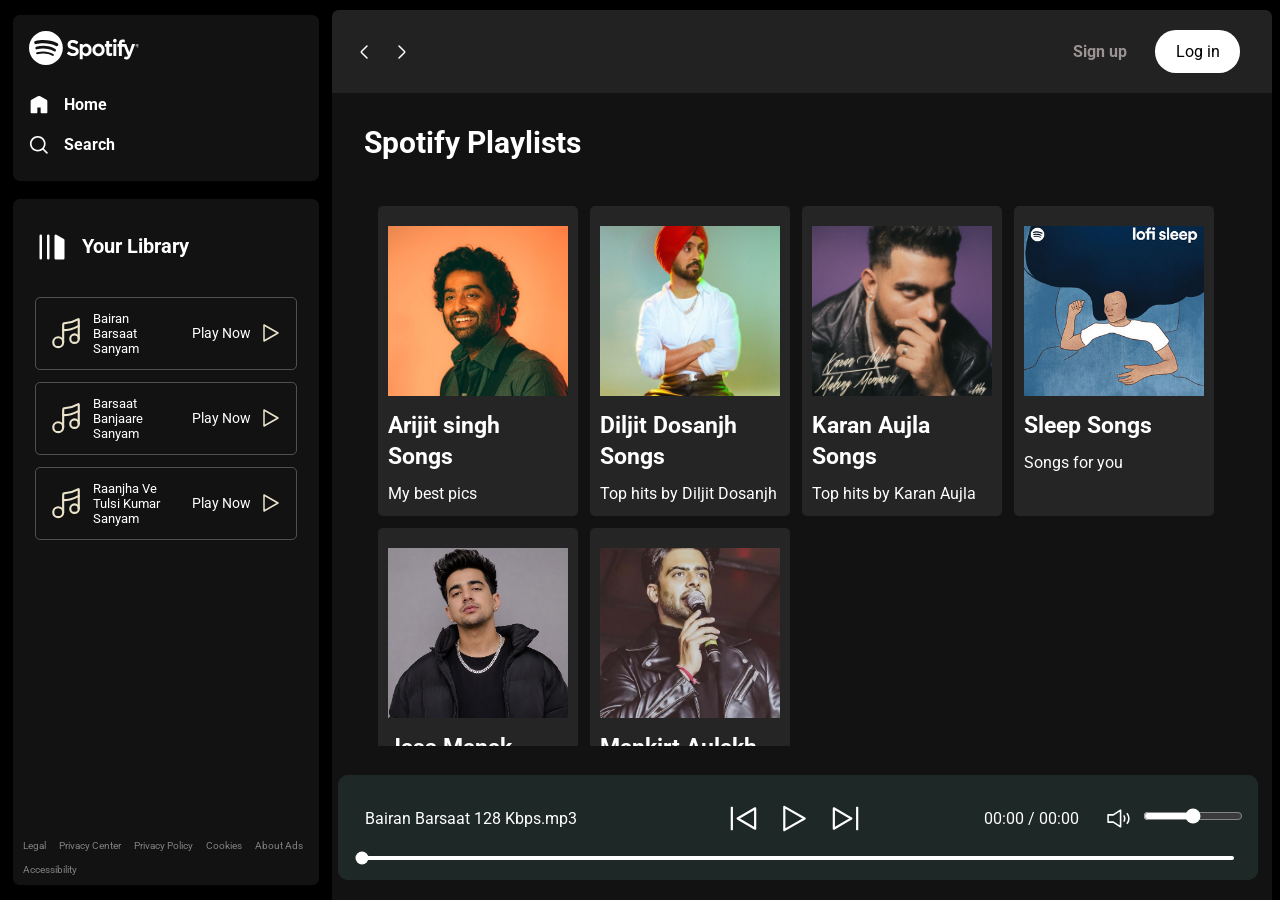
<file: index.html>
<!DOCTYPE html>
<html lang="en">

<head>
    <meta charset="UTF-8">
    <meta name="viewport" content="width=device-width, initial-scale=1.0">

    <title>Spotify - Web Player</title>

    <link rel="shortcut icon" href="Spotify_icon.svg.webp" type="image/x-icon">

    <link rel="stylesheet" href="utility.css">
    <link rel="stylesheet" href="style.css">
</head>

<body>

    <div class="container flex bg-black">

        <!-- LEFT SIDEBAR -->
        <div class="left">

            <div class="close">
                <img width="30" class="invert" src="img/close.svg" alt="Close">
            </div>

            <!-- HOME SECTION -->
            <div class="home bg-grey rounded m-1 p-1">

                <div class="logo">
                    <img width="110" class="invert" src="img/logo.svg" alt="Spotify">
                </div>

                <ul>
          <li id="homeNav">
              <img class="invert" src="img/home.svg" alt="Home">
                Home
            </li>

                <li id="searchNav">
                <img class="invert" src="img/search.svg" alt="Search">
                Search
                </li>
                </ul>
            </div>

            <!-- LIBRARY SECTION -->
            <div class="library bg-grey rounded m-1 p-1">

                <div class="heading">

                    <img class="invert" src="img/playlist.svg" alt="Library">

                    <h2>Your Library</h2>

                </div>

                <div class="songList">
                    <ul>
                    </ul>
                </div>

                <div class="footer">

                    <div>
                        <a href="https://www.spotify.com/jp/legal/">
                            <span>Legal</span>
                        </a>
                    </div>

                    <div>
                        <a href="https://www.spotify.com/jp/privacy/">
                            <span>Privacy Center</span>
                        </a>
                    </div>

                    <div>
                        <a href="https://www.spotify.com/jp/legal/privacy-policy/">
                            <span>Privacy Policy</span>
                        </a>
                    </div>

                    <div>
                        <a href="https://www.spotify.com/jp/legal/cookies-policy/">
                            <span>Cookies</span>
                        </a>
                    </div>

                    <div>
                        <a href="https://www.spotify.com/jp/legal/privacy-policy/#s3">
                            <span>About Ads</span>
                        </a>
                    </div>

                    <div>
                        <a href="https://www.spotify.com/jp/accessibility/">
                            <span>Accessibility</span>
                        </a>
                    </div>

                </div>

            </div>

        </div>


        <!-- RIGHT MAIN SECTION -->
        <div class="right bg-grey rounded">

            <!-- HEADER -->
            <div class="header">

                <div class="nav">

                    <div class="hamburgerContainer">

                        <img width="40" class="invert hamburger"
                            src="img/hamburger.svg" alt="Menu">

                        <svg width="24" height="24" viewBox="0 0 24 24"
                            fill="none" xmlns="http://www.w3.org/2000/svg">

                            <path
                                d="M15 6L9.70711 11.2929C9.37377 11.6262 9.20711 11.7929 9.20711 12C9.20711 12.2071 9.37377 12.3738 9.70711 12.7071L15 18"
                                stroke="#ffffff"
                                stroke-width="1.5"
                                stroke-linecap="round"
                                stroke-linejoin="round" />

                        </svg>

                        <svg width="24" height="24" viewBox="0 0 24 24"
                            fill="none" xmlns="http://www.w3.org/2000/svg">

                            <path
                                d="M9 18L14.2929 12.7071C14.6262 12.3738 14.7929 12.2071 14.7929 12C14.7929 11.7929 14.6262 11.6262 14.2929 11.2929L9 6"
                                stroke="#ffffff"
                                stroke-width="1.5"
                                stroke-linecap="round"
                                stroke-linejoin="round" />

                        </svg>

                    </div>

                </div>


                <div class="buttons">

                    <button class="signupbtn">Sign up</button>

                    <button class="loginbtn">Log in</button>

                </div>

            </div>
            <!-- Search Page -->
<div class="searchPage hidden">

    <h1>Search</h1>

    <div class="searchBox">
        <img src="img/search.svg" class="invert" alt="Search">

        <input
            type="text"
            id="searchInput"
            placeholder="What do you want to play?"
            autocomplete="off"
        >
    </div>

    <h2 id="searchTitle">All Songs</h2>

    <div id="searchResults" class="searchResults">
        <p>Loading songs...</p>
    </div>

</div>


            <!-- PLAYLISTS -->
            <div class="spotifyPlaylists">

    <div class="home-content">

        <h1>Spotify Playlists</h1>

        <div class="cardContainer"></div>

    </div>

    <!-- Keep your existing playbar here -->
    <div class="playbar">
        <!-- All your existing playbar HTML -->
    </div>

</div>
            


            <!-- MUSIC PLAYER -->
            <div class="playbar">

                <div class="abovebar">

                    <div class="songinfo"></div>

                    <div class="songbuttons">

                        <img width="35" id="previous"
                            src="img/prevsong.svg" alt="Previous">

                        <img width="35" id="play"
                            src="img/play.svg" alt="Play">

                        <img width="35" id="next"
                            src="img/nextsong.svg" alt="Next">

                    </div>


                    <div class="timevol">

                        <div class="songtime"></div>

                        <div class="volume">

                            <img width="25" src="img/volume.svg" alt="Volume">

                            <div class="range">

                                <input type="range"
                                    name="volume"
                                    min="0"
                                    max="100"
                                    value="50">

                            </div>

                        </div>

                    </div>

                </div>


                <div class="seekbar">

                    <div class="circle"></div>

                </div>

            </div>

        </div>

    </div>


    <script src="script.js"></script>

</body>
</html>
</file>
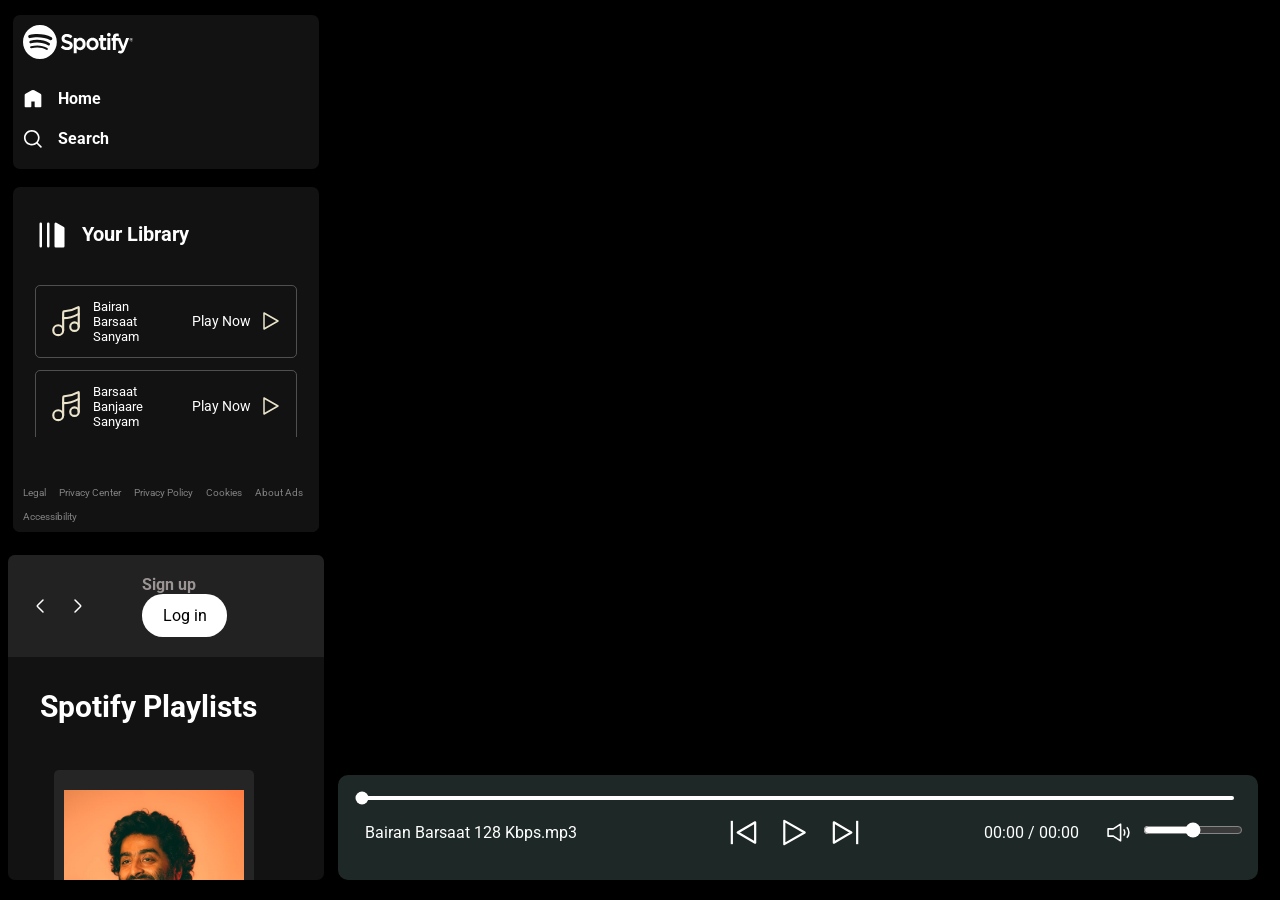
<file: idex.html>
<!DOCTYPE html>
<html lang="en">

<head>
    <meta charset="UTF-8">
    <meta name="viewport" content="width=device-width, initial-scale=1.0">
    <link rel="stylesheet" href="style.css">
    <link rel="stylesheet" href="utility.css">
    <title>Spotify - Web Player: Music for everyone</title>
    <link rel="shortcut icon" href="Spotify_icon.svg.webp" type="image/x-icon">
</head>

<body>
    <div class="container flex bg-black">
        <div class="left">
            <div class="close">
                <img width="30" class="invert" src="img/close.svg" alt="">
            </div>
            <div class="home bg-grey rounded m-1 p-1">
                <div class="logo"><img width="110" class="invert" src="img/logo.svg" alt=""></div>
                <ul>
                    <li><img class="invert" src="img/home.svg" alt="home">Home</li>
                    <li><img class="invert" src="img/search.svg" alt="home">Search</li>
                </ul>
            </div>

            <div class="library bg-grey rounded m-1 p-1">
                <div class="heading">
                    <img class="invert" src="img/playlist.svg" alt="">
                    <h2>
                        Your Library
                    </h2>
                </div>

                <div class="songList">

                    <ul>

                    </ul>
                </ v>

                <div class="footer">
                    <div><a href="https://www.spotify.com/jp/legal/"><span>Legal</span></a></div>
                    <div><a href="https://www.spotify.com/jp/privacy/"><span>Privacy Center</span></a></div>
                    <div><a href="https://www.spotify.com/jp/legal/privacy-policy/"><span>Privacy Policy</span></a>
                    </div>
                    <div><a href="https://www.spotify.com/jp/legal/cookies-policy/"><span>Cookies</span></a></div>
                    <div><a href="https://www.spotify.com/jp/legal/privacy-policy/#s3"><span>About Ads</span></a></div>
                    <div><a href="https://www.spotify.com/jp/accessibility/"><span>Accessibility</span></a></div>
                </div>
            </div>


        </div>
        <div class="right bg-grey rounded">            <div class="header">
                <div class="nav">
                    <div class="hamburgerContainer">

                        <img width="40" class="invert hamburger" src="img/hamburger.svg" alt="">
                        <svg width="24" height="24" viewBox="0 0 24 24" fill="none" xmlns="http://www.w3.org/2000/svg">
                            <path
                                d="M15 6L9.70711 11.2929C9.37377 11.6262 9.20711 11.7929 9.20711 12C9.20711 12.2071 9.37377 12.3738 9.70711 12.7071L15 18"
                                stroke="#ffffff" stroke-width="1.5" stroke-linecap="round" stroke-linejoin="round" />
                        </svg>
                        <svg width="24" height="24" viewBox="0 0 24 24" fill="none" xmlns="http://www.w3.org/2000/svg">
                            <path
                                d="M9 18L14.2929 12.7071C14.6262 12.3738 14.7929 12.2071 14.7929 12C14.7929 11.7929 14.6262 11.6262 14.2929 11.2929L9 6"
                                stroke="#ffffff" stroke-width="1.5" stroke-linecap="round" stroke-linejoin="round" />
                        </svg>
                    </div>
                </div>
                <div class="buttons">
                    <button class="signupbtn">Sign up</button>
                    <button class="loginbtn">Log in</button>
                </div>
            </div>
            <div class="spotifyPlaylists">
                <h1>Spotify Playlists</h1>
                <div class="cardContainer">  </div>
                <div class="playbar">
                    <div class="seekbar">
                        <div class="circle">

                        </div>
                    </div>
                    <div class="abovebar">


                        <div class="songinfo">

                        </div>
                        <div class="songbuttons">
                            <img width="35" id="previous" src="img/prevsong.svg" alt="">
                            <img width="35" id="play" src="img/play.svg" alt="">
                            <img width="35" id="next" src="img/nextsong.svg" alt="">
                        </div>
                        <div class="timevol">

                       
                        <div class="songtime">

                        </div>
                        <div class="volume">
                            <img width="25" src="img/volume.svg" alt="">
                            <div class="range">
                                <input type="range" name="volume" id="">
                            </div>
                        </div>
                    </div>
                    </div>
                </div>
            </div>
        </div>
    </div>
    <script src="script.js"></script>
</body>

</html>
</file>
<file: utility.css>
/* FLEXBOX */

.flex {
    display: flex;
}

.justify-center {
    justify-content: center;
}

.items-center {
    align-items: center;
}

/* BACKGROUNDS */

.bg-black {
    background-color: black;
    color: white;
}

.bg-grey {
    background-color: #121212;
}

/* IMAGE FILTER */

.invert {
    filter: invert(1);
}

/* BORDER */

.border {
    border: 2px solid red;
    margin: 3px;
}

/* SPACING */

.rounded {
    border-radius: 7px;
}

.m-1 {
    margin: 5px;
}

.p-1 {
    padding: 10px;
}

/* SCROLLBAR */

::-webkit-scrollbar {
    width: 10px;
}

::-webkit-scrollbar-thumb {
    background-color: #333;
    border-radius: 6px;
}

::-webkit-scrollbar-track {
    background-color: #222;
}

/* FIREFOX */

* {
    scrollbar-width: thin;
    scrollbar-color: #333 #222;
}
</file>
<file: style.css>
@import url('https://fonts.googleapis.com/css2?family=Lato:wght@700&family=Roboto:wght@300;400;500;700;900&display=swap');

:root {
    --a: 0;
    --green: #1fdf64;
    --background: #121212;
    --card: #252525;
}

* {
    margin: 0;
    padding: 0;
    box-sizing: border-box;
    font-family: 'Roboto', sans-serif;
}

html, body {
    width: 100%;
    height: 100%;
}

body {
    background: #000;
    color: white;
    overflow: hidden;
}

.close {
    display: none;
}

.hamburger {
    display: none;
    cursor: pointer;
}

/* MAIN LAYOUT */

.container {
    display: flex;
    width: 100%;
    height: 100vh;
    gap: 8px;
    padding: 0 8px;
    overflow: hidden;
}

/* LEFT SIDEBAR */

.left {
    flex: 0 0 25%;
    min-width: 0;
    height: 100%;
    padding: 10px 0;
    display: flex;
    flex-direction: column;
    gap: 8px;
}

.home {
    flex-shrink: 0;
    padding: 16px;
}

.home .logo img {
    width: 110px;
    height: auto;
}

.home ul {
    margin-top: 16px;
}

.home ul li {
    display: flex;
    align-items: center;
    gap: 15px;
    list-style: none;
    padding: 10px 0;
    font-size: 16px;
    font-weight: bold;
    cursor: pointer;
}

.home ul li img {
    width: 20px;
    height: 20px;
    object-fit: contain;
    flex-shrink: 0;
}

/* LIBRARY */

.library {
    flex: 1;
    min-height: 0;
    position: relative;
    display: flex;
    flex-direction: column;
    overflow: hidden;
}

.heading {
    display: flex;
    align-items: center;
    gap: 15px;
    width: 100%;
    padding: 23px 14px;
    font-size: 13px;
    flex-shrink: 0;
}

.heading img {
    width: 30px;
    height: 30px;
    object-fit: contain;
}

.songList {
    flex: 1;
    min-height: 0;
    overflow-y: auto;
    margin-bottom: 85px;
}

.songList ul {
    padding: 0 12px;
}

.songList ul li {
    list-style: none;
    display: flex;
    justify-content: space-between;
    align-items: center;
    gap: 10px;
    cursor: pointer;
    padding: 13px;
    border: 1px solid rgba(146, 143, 143, 0.49);
    margin: 12px 0;
    border-radius: 5px;
    transition: background 0.2s;
}

.songList ul li:hover {
    background: #252525;
}

.songList .info {
    font-size: 13px;
    width: 100%;
    min-width: 0;
}

.info div {
    word-break: break-word;
}

.playnow {
    display: flex;
    justify-content: center;
    align-items: center;
    flex-shrink: 0;
}

.playnow span {
    font-size: 14px;
    padding: 8px;
}

.songList li img {
    flex-shrink: 0;
}

/* FOOTER */

.footer {
    display: flex;
    flex-wrap: wrap;
    font-size: 10px;
    color: grey;
    gap: 13px;
    position: absolute;
    bottom: 0;
    left: 0;
    width: 100%;
    padding: 10px;
    background: #121212;
}

.footer a {
    color: grey;
    text-decoration: none;
}

/* RIGHT SECTION */

.right {
    flex: 1;
    min-width: 0;
    height: 100%;
    margin: 10px 0;
    position: relative;
    overflow-y: auto;
    overflow-x: hidden;
    border-radius: 7px;
}

/* HEADER */

.header {
    display: flex;
    justify-content: space-between;
    align-items: center;
    background: #222;
    position: sticky;
    top: 0;
    z-index: 5;
}

.header > * {
    padding: 20px;
}

.nav {
    display: flex;
    align-items: center;
}

.hamburgerContainer {
    display: flex;
    justify-content: center;
    align-items: center;
    gap: 14px;
}

.buttons > * {
    margin: 0 12px;
}

.signupbtn {
    background: #222;
    color: #9c9494;
    font-weight: bold;
    border: none;
    outline: none;
    cursor: pointer;
    font-size: 16px;
}

.signupbtn:hover {
    color: white;
}

.loginbtn {
    background: white;
    border-radius: 21px;
    color: black;
    padding: 12px;
    width: 85px;
    border: none;
    cursor: pointer;
    font-size: 16px;
}

.loginbtn:hover {
    font-weight: bold;
}

/* PLAYLIST SECTION */

.spotifyPlaylists {
    padding: 16px;
    padding-bottom: 150px;
}

.spotifyPlaylists h1 {
    padding: 16px;
    font-size: 30px;
}

.cardContainer {
    margin: 30px;
    display: flex;
    gap: 12px;
    flex-wrap: wrap;
    overflow-y: auto;
    max-height: 60vh;
}

.card {
    width: 200px;
    padding: 10px;
    border-radius: 5px;
    background: var(--card);
    position: relative;
    transition: background 0.3s ease;
    cursor: pointer;
    flex-shrink: 0;
}

.card:hover {
    background: #696767;
    --a: 1;
}

.card > * {
    padding-top: 10px;
}

.card img {
    width: 100%;
    aspect-ratio: 1 / 1;
    object-fit: cover;
}

.card h2 {
    font-size: 23px;
    line-height: 1.35;
}

.card p {
    font-size: 16px;
    line-height: 1.5;
}

.play {
    width: 40px;
    height: 40px;
    background: var(--green);
    border-radius: 50%;
    padding: 4px;
    display: flex;
    align-items: center;
    justify-content: center;
    position: absolute;
    bottom: 85px;
    right: 17px;
    opacity: var(--a);
    transform: translateY(10px);
    transition: all 0.3s ease;
}

.play svg {
    width: 20px;
    height: 20px;
}

/* MUSIC PLAYER */

.playbar {
    display: flex;
    flex-direction: column;
    justify-content: center;
    align-items: center;
    position: fixed;
    bottom: 20px;
    left: calc(25% + 18px);
    width: calc(75% - 40px);
    min-height: 105px;
    padding: 15px;
    background: #1e2927;
    border-radius: 10px;
    z-index: 10;
}

.abovebar {
    display: flex;
    justify-content: space-between;
    align-items: center;
    width: 100%;
    margin: 10px 0 15px;
    gap: 10px;
}

.songinfo {
    color: white;
    padding: 0 12px;
    width: 30%;
    overflow: hidden;
    text-overflow: ellipsis;
    white-space: nowrap;
    font-size: 16px;
}

.songbuttons {
    display: flex;
    justify-content: center;
    align-items: center;
    gap: 16px;
    flex-shrink: 0;
}

.songbuttons img {
    cursor: pointer;
    width: 35px;
    height: 35px;
    object-fit: contain;
}

.timevol {
    display: flex;
    justify-content: center;
    align-items: center;
    gap: 12px;
}

.songtime {
    min-width: 125px;
    color: white;
    padding: 0 12px;
    white-space: nowrap;
    text-align: center;
}

.volume {
    display: flex;
    justify-content: center;
    align-items: center;
    gap: 12px;
    cursor: pointer;
}

.volume img {
    width: 25px;
    height: 25px;
    object-fit: contain;
}

.range input {
    cursor: pointer;
    width: 100px;
    accent-color: white;
}

/* SEEKBAR */

.seekbar {
    height: 4px;
    width: 98%;
    background: white;
    border-radius: 10px;
    position: relative;
    margin: 5px;
    cursor: pointer;
}

.circle {
    width: 13px;
    height: 13px;
    border-radius: 50%;
    background: white;
    position: absolute;
    top: 50%;
    left: 0%;
    transform: translate(-50%, -50%);
    transition: left 0.15s linear;
}

/* TABLET / MOBILE */

@media (max-width: 1200px) {

    .container {
        gap: 0;
    }

    .left {
        position: fixed;
        left: -120%;
        top: 0;
        width: 373px;
        max-width: 90vw;
        height: 100vh;
        z-index: 20;
        background: black;
        padding: 10px;
        transition: left 0.3s ease;
    }

    .left .close {
        display: block;
        position: absolute;
        right: 20px;
        top: 20px;
        width: 30px;
        cursor: pointer;
        z-index: 25;
    }

    .hamburger {
        display: block;
    }

    .right {
        width: 100%;
        flex: 1;
        margin: 0;
    }

    .spotifyPlaylists {
        padding: 12px;
        padding-bottom: 170px;
    }

    .cardContainer {
        margin: 15px 0;
        justify-content: center;
        max-height: unset;
        overflow: visible;
        margin-bottom: 30px;
    }

    .card {
        width: 200px;
        max-width: 45%;
    }

    .playbar {
        left: 15px;
        right: 15px;
        bottom: 10px;
        width: auto;
        min-height: 110px;
    }

    .abovebar {
        gap: 12px;
        margin: 8px 0 15px;
    }

    .songinfo {
        width: 30%;
    }

    .seekbar {
        width: 95%;
    }
}

/* SMALL MOBILE */

@media (max-width: 600px) {

    .left {
        width: 100vw;
        max-width: 100vw;
    }

    .spotifyPlaylists h1 {
        padding: 8px 4px;
        font-size: 24px;
    }

    .card {
        width: 100%;
        max-width: 100%;
    }

    .cardContainer {
        padding: 0 10px;
    }

    .header {
        padding: 7px;
    }

    .header > * {
        padding: 5px;
    }

    .buttons > * {
        margin: 0 6px;
    }

    .abovebar {
        flex-direction: column;
        gap: 10px;
        align-items: center;
    }

    .songinfo {
        width: 100%;
        text-align: center;
    }

    .timevol {
        gap: 10px;
    }

    .songtime {
        min-width: auto;
    }

    .songbuttons {
        gap: 20px;
    }

    .songbuttons img {
        width: 30px;
        height: 30px;
    }

    .volume {
        gap: 8px;
    }

    .range input {
        width: 75px;
    }

    .playbar {
        min-height: 145px;
        padding: 12px;
    }

    .spotifyPlaylists {
        padding-bottom: 190px;
    }

}

/* Make all music player icons white */


/* SEARCH PAGE */

.hidden {
    display: none !important;
}

.searchPage {
    padding: 25px;
    min-height: 80vh;
}

.searchPage h1 {
    font-size: 30px;
    margin-bottom: 25px;
}

.searchBox {
    display: flex;
    align-items: center;
    gap: 15px;
    background: #242424;
    padding: 15px 20px;
    border-radius: 30px;
    max-width: 650px;
    margin-bottom: 35px;
}

.searchBox img {
    width: 25px;
}

.searchBox input {
    background: transparent;
    border: none;
    outline: none;
    color: white;
    font-size: 16px;
    width: 100%;
}

.searchBox input::placeholder {
    color: #b3b3b3;
}

.searchPage h2 {
    margin-bottom: 20px;
}

.searchResults {
    display: flex;
    flex-direction: column;
    gap: 5px;
}

.search-result {
    display: flex;
    align-items: center;
    justify-content: space-between;
    padding: 12px;
    border-radius: 5px;
    cursor: pointer;
    gap: 15px;
}

.search-result:hover {
    background: #2a2a2a;
}

.search-result .result-info {
    display: flex;
    flex-direction: column;
    gap: 5px;
    min-width: 0;
}

.search-result .result-name {
    color: white;
    font-size: 15px;
    overflow-wrap: anywhere;
}

.search-result .result-album {
    color: #b3b3b3;
    font-size: 13px;
}

.search-result .result-play {
    width: 22px;
    flex-shrink: 0;
}

.no-results {
    color: #b3b3b3;
    padding: 20px 10px;
}

@media (max-width: 600px) {
    .searchPage {
        padding: 15px;
    }

    .searchPage h1 {
        font-size: 25px;
    }

    .searchBox {
        padding: 12px 15px;
    }
}


.songbuttons img,
.volume img {
    filter: brightness(0) invert(1);
}
</file>
